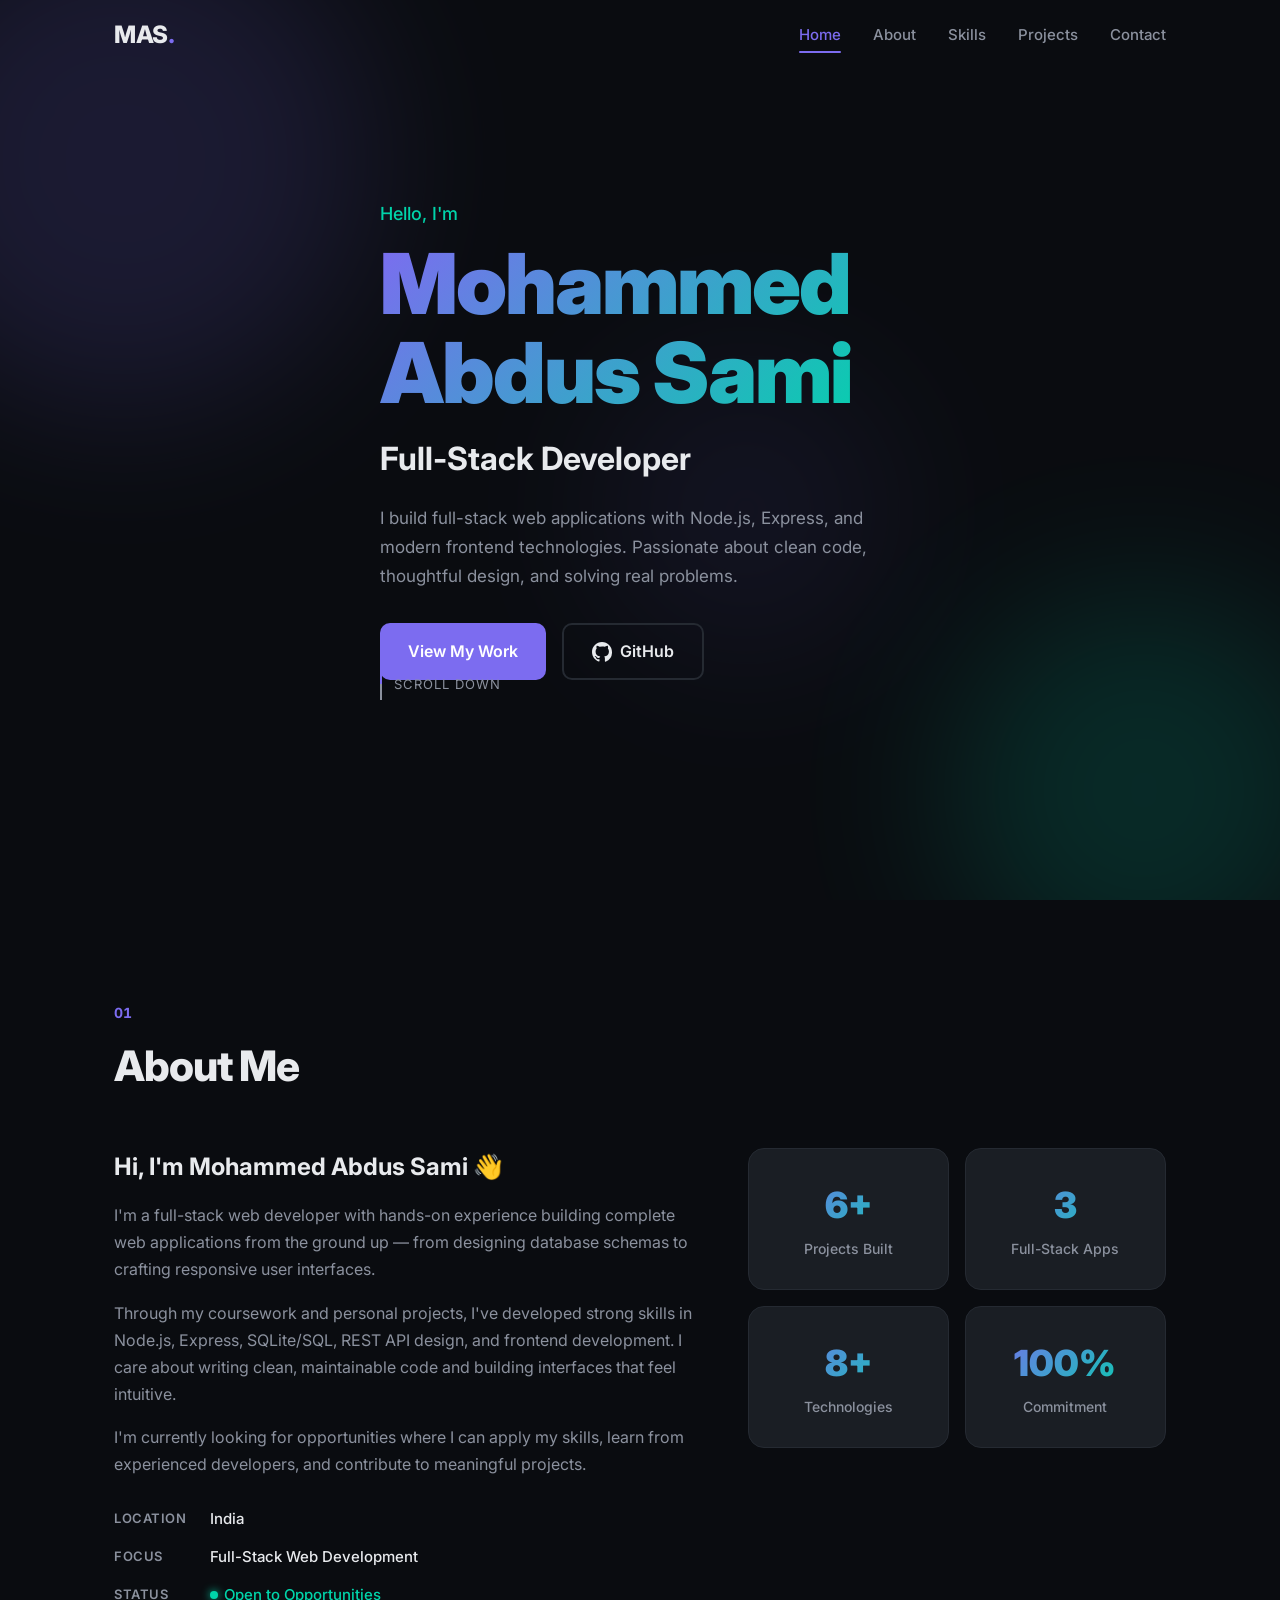
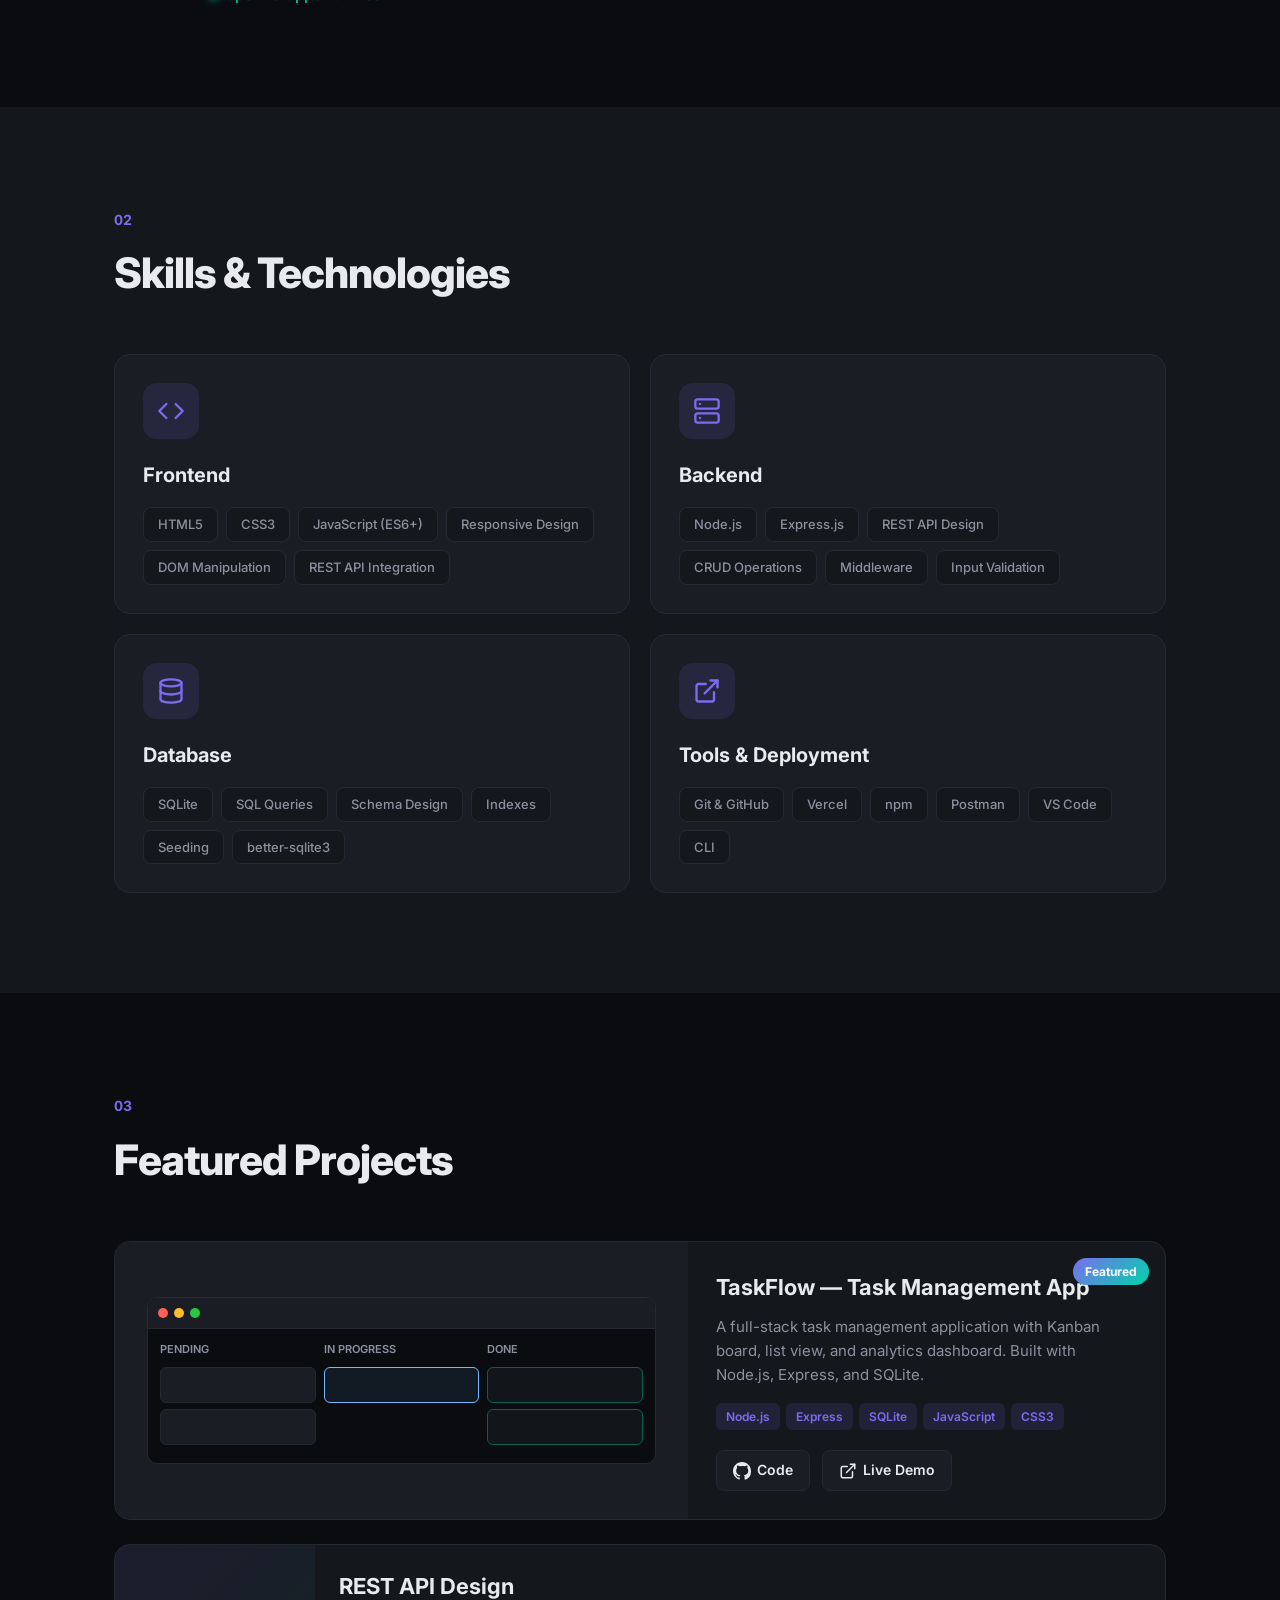
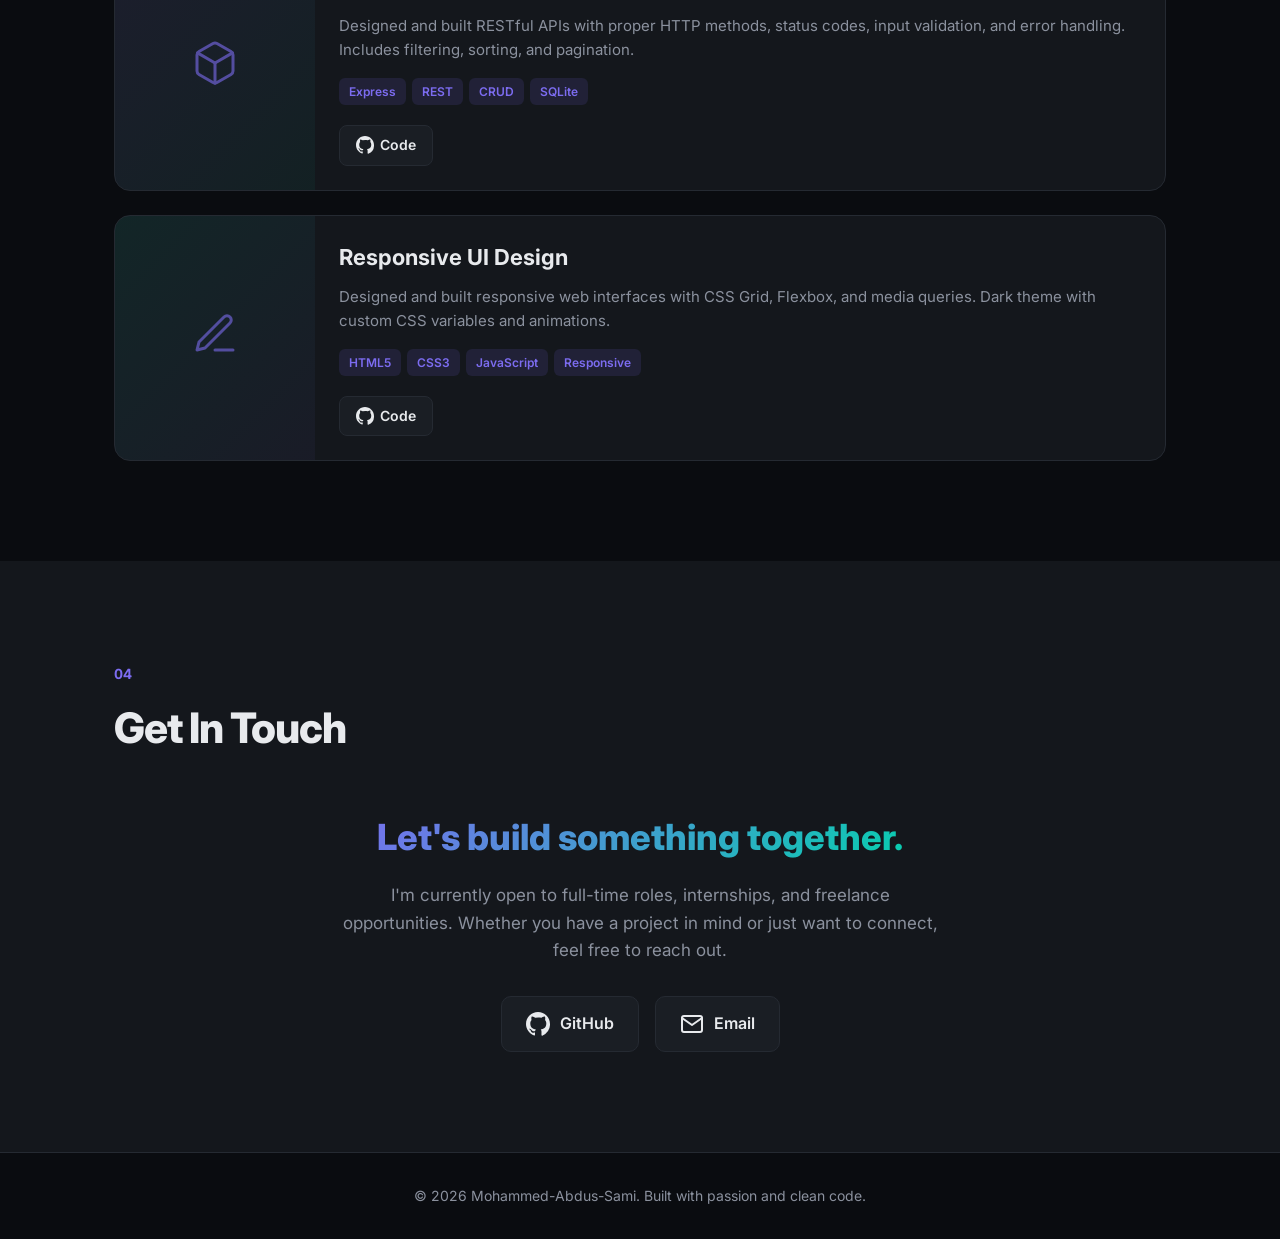
<file: docs/index.html>
<!DOCTYPE html>
<html lang="en">
<head>
  <meta charset="UTF-8" />
  <meta name="viewport" content="width=device-width, initial-scale=1.0" />
  <title>Mohammed-Abdus-Sami — Full-Stack Developer</title>
  <meta name="description" content="Full-Stack Developer specializing in Node.js, Express, and modern web technologies. View my projects and experience." />
  <link rel="preconnect" href="https://fonts.googleapis.com" />
  <link rel="preconnect" href="https://fonts.gstatic.com" crossorigin />
  <link href="https://fonts.googleapis.com/css2?family=Inter:wght@300;400;500;600;700;800;900&display=swap" rel="stylesheet" />
  <link rel="stylesheet" href="styles.css" />
</head>
<body>
  <!-- Navigation -->
  <nav class="navbar" id="navbar">
    <div class="nav-container">
      <a href="#home" class="nav-logo">MAS<span>.</span></a>
      <div class="nav-links" id="nav-links">
        <a href="#home" class="nav-link active">Home</a>
        <a href="#about" class="nav-link">About</a>
        <a href="#skills" class="nav-link">Skills</a>
        <a href="#projects" class="nav-link">Projects</a>
        <a href="#contact" class="nav-link">Contact</a>
      </div>
      <button class="nav-toggle" id="nav-toggle">
        <span></span><span></span><span></span>
      </button>
    </div>
  </nav>

  <!-- Hero -->
  <section id="home" class="hero">
    <div class="hero-bg">
      <div class="hero-orb orb-1"></div>
      <div class="hero-orb orb-2"></div>
      <div class="hero-orb orb-3"></div>
    </div>
    <div class="hero-content">
      <p class="hero-greeting">Hello, I'm</p>
      <h1 class="hero-name">Mohammed<br/>Abdus Sami</h1>
      <p class="hero-role">Full-Stack Developer</p>
      <p class="hero-desc">
        I build full-stack web applications with Node.js, Express, and modern frontend technologies.
        Passionate about clean code, thoughtful design, and solving real problems.
      </p>
      <div class="hero-actions">
        <a href="#projects" class="btn-primary">View My Work</a>
        <a href="https://github.com/Mohammed-Abdus-Sami" target="_blank" class="btn-outline">
          <svg width="20" height="20" viewBox="0 0 24 24" fill="currentColor"><path d="M12 0C5.37 0 0 5.37 0 12c0 5.31 3.435 9.795 8.205 11.385.6.105.825-.255.825-.57 0-.285-.015-1.23-.015-2.235-3.015.555-3.795-.735-4.035-1.41-.135-.345-.72-1.41-1.23-1.695-.42-.225-1.02-.78-.015-.795.945-.015 1.62.87 1.845 1.23.54.945 1.395 1.23 2.4 1.23.435 0 .825-.105 1.185-.21.105-.735.435-1.23.795-1.515-2.775-.315-5.67-1.395-5.67-6.18 0-1.365.48-2.49 1.275-3.36-.12-.315-.555-1.605.12-3.33 0 0 1.05-.33 3.45 1.275a11.85 11.85 0 0 1 3.15-.42c1.05 0 2.1.15 3.15.42 2.4-1.62 3.45-1.275 3.45-1.275.675 1.725.255 3.015.15 3.33.795.87 1.275 1.995 1.275 3.36 0 4.815-2.88 5.865-5.655 6.18.45.39.84 1.125.84 2.295 0 1.65-.015 2.985-.015 3.39 0 .315.225.69.825.57A12.02 12.02 0 0 0 24 12c0-6.63-5.37-12-12-12z"/></svg>
          GitHub
        </a>
      </div>
      <div class="hero-scroll">
        <span></span>
        <p>Scroll down</p>
      </div>
    </div>
  </section>

  <!-- About -->
  <section id="about" class="section">
    <div class="container">
      <div class="section-header">
        <span class="section-tag">01</span>
        <h2 class="section-title">About Me</h2>
      </div>
      <div class="about-grid">
        <div class="about-text">
          <h3>Hi, I'm Mohammed Abdus Sami 👋</h3>
          <p>
            I'm a full-stack web developer with hands-on experience building complete web applications
            from the ground up — from designing database schemas to crafting responsive user interfaces.
          </p>
          <p>
            Through my coursework and personal projects, I've developed strong skills in Node.js, Express,
            SQLite/SQL, REST API design, and frontend development. I care about writing clean, maintainable
            code and building interfaces that feel intuitive.
          </p>
          <p>
            I'm currently looking for opportunities where I can apply my skills, learn from experienced
            developers, and contribute to meaningful projects.
          </p>
          <div class="about-info">
            <div class="info-item">
              <span class="info-label">Location</span>
              <span class="info-value">India</span>
            </div>
            <div class="info-item">
              <span class="info-label">Focus</span>
              <span class="info-value">Full-Stack Web Development</span>
            </div>
            <div class="info-item">
              <span class="info-label">Status</span>
              <span class="info-value status-open">Open to Opportunities</span>
            </div>
          </div>
        </div>
        <div class="about-cards">
          <div class="stat-card">
            <div class="stat-number">6+</div>
            <div class="stat-label">Projects Built</div>
          </div>
          <div class="stat-card">
            <div class="stat-number">3</div>
            <div class="stat-label">Full-Stack Apps</div>
          </div>
          <div class="stat-card">
            <div class="stat-number">8+</div>
            <div class="stat-label">Technologies</div>
          </div>
          <div class="stat-card">
            <div class="stat-number">100%</div>
            <div class="stat-label">Commitment</div>
          </div>
        </div>
      </div>
    </div>
  </section>

  <!-- Skills -->
  <section id="skills" class="section section-alt">
    <div class="container">
      <div class="section-header">
        <span class="section-tag">02</span>
        <h2 class="section-title">Skills & Technologies</h2>
      </div>
      <div class="skills-grid">
        <div class="skill-category">
          <div class="skill-icon">
            <svg width="28" height="28" viewBox="0 0 24 24" fill="none" stroke="currentColor" stroke-width="2" stroke-linecap="round" stroke-linejoin="round"><polyline points="16 18 22 12 16 6"/><polyline points="8 6 2 12 8 18"/></svg>
          </div>
          <h3>Frontend</h3>
          <div class="skill-list">
            <span class="skill-tag">HTML5</span>
            <span class="skill-tag">CSS3</span>
            <span class="skill-tag">JavaScript (ES6+)</span>
            <span class="skill-tag">Responsive Design</span>
            <span class="skill-tag">DOM Manipulation</span>
            <span class="skill-tag">REST API Integration</span>
          </div>
        </div>
        <div class="skill-category">
          <div class="skill-icon">
            <svg width="28" height="28" viewBox="0 0 24 24" fill="none" stroke="currentColor" stroke-width="2" stroke-linecap="round" stroke-linejoin="round"><rect x="2" y="2" width="20" height="8" rx="2" ry="2"/><rect x="2" y="14" width="20" height="8" rx="2" ry="2"/><line x1="6" y1="6" x2="6.01" y2="6"/><line x1="6" y1="18" x2="6.01" y2="18"/></svg>
          </div>
          <h3>Backend</h3>
          <div class="skill-list">
            <span class="skill-tag">Node.js</span>
            <span class="skill-tag">Express.js</span>
            <span class="skill-tag">REST API Design</span>
            <span class="skill-tag">CRUD Operations</span>
            <span class="skill-tag">Middleware</span>
            <span class="skill-tag">Input Validation</span>
          </div>
        </div>
        <div class="skill-category">
          <div class="skill-icon">
            <svg width="28" height="28" viewBox="0 0 24 24" fill="none" stroke="currentColor" stroke-width="2" stroke-linecap="round" stroke-linejoin="round"><ellipse cx="12" cy="5" rx="9" ry="3"/><path d="M21 12c0 1.66-4 3-9 3s-9-1.34-9-3"/><path d="M3 5v14c0 1.66 4 3 9 3s9-1.34 9-3V5"/></svg>
          </div>
          <h3>Database</h3>
          <div class="skill-list">
            <span class="skill-tag">SQLite</span>
            <span class="skill-tag">SQL Queries</span>
            <span class="skill-tag">Schema Design</span>
            <span class="skill-tag">Indexes</span>
            <span class="skill-tag">Seeding</span>
            <span class="skill-tag">better-sqlite3</span>
          </div>
        </div>
        <div class="skill-category">
          <div class="skill-icon">
            <svg width="28" height="28" viewBox="0 0 24 24" fill="none" stroke="currentColor" stroke-width="2" stroke-linecap="round" stroke-linejoin="round"><path d="M18 13v6a2 2 0 0 1-2 2H5a2 2 0 0 1-2-2V8a2 2 0 0 1 2-2h6"/><polyline points="15 3 21 3 21 9"/><line x1="10" y1="14" x2="21" y2="3"/></svg>
          </div>
          <h3>Tools & Deployment</h3>
          <div class="skill-list">
            <span class="skill-tag">Git & GitHub</span>
            <span class="skill-tag">Vercel</span>
            <span class="skill-tag">npm</span>
            <span class="skill-tag">Postman</span>
            <span class="skill-tag">VS Code</span>
            <span class="skill-tag">CLI</span>
          </div>
        </div>
      </div>
    </div>
  </section>

  <!-- Projects -->
  <section id="projects" class="section">
    <div class="container">
      <div class="section-header">
        <span class="section-tag">03</span>
        <h2 class="section-title">Featured Projects</h2>
      </div>
      <div class="projects-grid">
        <!-- Project 1: TaskFlow -->
        <div class="project-card featured">
          <div class="project-badge">Featured</div>
          <div class="project-preview">
            <div class="preview-mock">
              <div class="mock-bar">
                <span></span><span></span><span></span>
              </div>
              <div class="mock-board">
                <div class="mock-col">
                  <div class="mock-col-header">Pending</div>
                  <div class="mock-card"></div>
                  <div class="mock-card"></div>
                </div>
                <div class="mock-col">
                  <div class="mock-col-header">In Progress</div>
                  <div class="mock-card active"></div>
                </div>
                <div class="mock-col">
                  <div class="mock-col-header">Done</div>
                  <div class="mock-card done"></div>
                  <div class="mock-card done"></div>
                </div>
              </div>
            </div>
          </div>
          <div class="project-body">
            <h3>TaskFlow — Task Management App</h3>
            <p>A full-stack task management application with Kanban board, list view, and analytics dashboard. Built with Node.js, Express, and SQLite.</p>
            <div class="project-stack">
              <span>Node.js</span><span>Express</span><span>SQLite</span><span>JavaScript</span><span>CSS3</span>
            </div>
            <div class="project-links">
              <a href="https://github.com/Mohammed-Abdus-Sami/taskflow" target="_blank" class="project-link">
                <svg width="18" height="18" viewBox="0 0 24 24" fill="currentColor"><path d="M12 0C5.37 0 0 5.37 0 12c0 5.31 3.435 9.795 8.205 11.385.6.105.825-.255.825-.57 0-.285-.015-1.23-.015-2.235-3.015.555-3.795-.735-4.035-1.41-.135-.345-.72-1.41-1.23-1.695-.42-.225-1.02-.78-.015-.795.945-.015 1.62.87 1.845 1.23.54.945 1.395 1.23 2.4 1.23.435 0 .825-.105 1.185-.21.105-.735.435-1.23.795-1.515-2.775-.315-5.67-1.395-5.67-6.18 0-1.365.48-2.49 1.275-3.36-.12-.315-.555-1.605.12-3.33 0 0 1.05-.33 3.45 1.275a11.85 11.85 0 0 1 3.15-.42c1.05 0 2.1.15 3.15.42 2.4-1.62 3.45-1.275 3.45-1.275.675 1.725.255 3.015.15 3.33.795.87 1.275 1.995 1.275 3.36 0 4.815-2.88 5.865-5.655 6.18.45.39.84 1.125.84 2.295 0 1.65-.015 2.985-.015 3.39 0 .315.225.69.825.57A12.02 12.02 0 0 0 24 12c0-6.63-5.37-12-12-12z"/></svg>
                Code
              </a>
              <a href="https://taskflow-two-bice.vercel.app" target="_blank" class="project-link demo-link">
                <svg width="18" height="18" viewBox="0 0 24 24" fill="none" stroke="currentColor" stroke-width="2" stroke-linecap="round" stroke-linejoin="round"><path d="M18 13v6a2 2 0 0 1-2 2H5a2 2 0 0 1-2-2V8a2 2 0 0 1 2-2h6"/><polyline points="15 3 21 3 21 9"/><line x1="10" y1="14" x2="21" y2="3"/></svg>
                Live Demo
              </a>
            </div>
          </div>
        </div>

        <!-- Project 2 -->
        <div class="project-card">
          <div class="project-preview preview-2">
            <div class="preview-icon">
              <svg width="48" height="48" viewBox="0 0 24 24" fill="none" stroke="currentColor" stroke-width="1.5" stroke-linecap="round" stroke-linejoin="round"><path d="M21 16V8a2 2 0 0 0-1-1.73l-7-4a2 2 0 0 0-2 0l-7 4A2 2 0 0 0 3 8v8a2 2 0 0 0 1 1.73l7 4a2 2 0 0 0 2 0l7-4A2 2 0 0 0 21 16z"/><polyline points="3.27 6.96 12 12.01 20.73 6.96"/><line x1="12" y1="22.08" x2="12" y2="12"/></svg>
            </div>
          </div>
          <div class="project-body">
            <h3>REST API Design</h3>
            <p>Designed and built RESTful APIs with proper HTTP methods, status codes, input validation, and error handling. Includes filtering, sorting, and pagination.</p>
            <div class="project-stack">
              <span>Express</span><span>REST</span><span>CRUD</span><span>SQLite</span>
            </div>
            <div class="project-links">
              <a href="https://github.com/Mohammed-Abdus-Sami/taskflow" target="_blank" class="project-link">
                <svg width="18" height="18" viewBox="0 0 24 24" fill="currentColor"><path d="M12 0C5.37 0 0 5.37 0 12c0 5.31 3.435 9.795 8.205 11.385.6.105.825-.255.825-.57 0-.285-.015-1.23-.015-2.235-3.015.555-3.795-.735-4.035-1.41-.135-.345-.72-1.41-1.23-1.695-.42-.225-1.02-.78-.015-.795.945-.015 1.62.87 1.845 1.23.54.945 1.395 1.23 2.4 1.23.435 0 .825-.105 1.185-.21.105-.735.435-1.23.795-1.515-2.775-.315-5.67-1.395-5.67-6.18 0-1.365.48-2.49 1.275-3.36-.12-.315-.555-1.605.12-3.33 0 0 1.05-.33 3.45 1.275a11.85 11.85 0 0 1 3.15-.42c1.05 0 2.1.15 3.15.42 2.4-1.62 3.45-1.275 3.45-1.275.675 1.725.255 3.015.15 3.33.795.87 1.275 1.995 1.275 3.36 0 4.815-2.88 5.865-5.655 6.18.45.39.84 1.125.84 2.295 0 1.65-.015 2.985-.015 3.39 0 .315.225.69.825.57A12.02 12.02 0 0 0 24 12c0-6.63-5.37-12-12-12z"/></svg>
                Code
              </a>
            </div>
          </div>
        </div>

        <!-- Project 3 -->
        <div class="project-card">
          <div class="project-preview preview-3">
            <div class="preview-icon">
              <svg width="48" height="48" viewBox="0 0 24 24" fill="none" stroke="currentColor" stroke-width="1.5" stroke-linecap="round" stroke-linejoin="round"><path d="M12 20h9"/><path d="M16.5 3.5a2.121 2.121 0 0 1 3 3L7 19l-4 1 1-4L16.5 3.5z"/></svg>
            </div>
          </div>
          <div class="project-body">
            <h3>Responsive UI Design</h3>
            <p>Designed and built responsive web interfaces with CSS Grid, Flexbox, and media queries. Dark theme with custom CSS variables and animations.</p>
            <div class="project-stack">
              <span>HTML5</span><span>CSS3</span><span>JavaScript</span><span>Responsive</span>
            </div>
            <div class="project-links">
              <a href="https://github.com/Mohammed-Abdus-Sami/taskflow" target="_blank" class="project-link">
                <svg width="18" height="18" viewBox="0 0 24 24" fill="currentColor"><path d="M12 0C5.37 0 0 5.37 0 12c0 5.31 3.435 9.795 8.205 11.385.6.105.825-.255.825-.57 0-.285-.015-1.23-.015-2.235-3.015.555-3.795-.735-4.035-1.41-.135-.345-.72-1.41-1.23-1.695-.42-.225-1.02-.78-.015-.795.945-.015 1.62.87 1.845 1.23.54.945 1.395 1.23 2.4 1.23.435 0 .825-.105 1.185-.21.105-.735.435-1.23.795-1.515-2.775-.315-5.67-1.395-5.67-6.18 0-1.365.48-2.49 1.275-3.36-.12-.315-.555-1.605.12-3.33 0 0 1.05-.33 3.45 1.275a11.85 11.85 0 0 1 3.15-.42c1.05 0 2.1.15 3.15.42 2.4-1.62 3.45-1.275 3.45-1.275.675 1.725.255 3.015.15 3.33.795.87 1.275 1.995 1.275 3.36 0 4.815-2.88 5.865-5.655 6.18.45.39.84 1.125.84 2.295 0 1.65-.015 2.985-.015 3.39 0 .315.225.69.825.57A12.02 12.02 0 0 0 24 12c0-6.63-5.37-12-12-12z"/></svg>
                Code
              </a>
            </div>
          </div>
        </div>
      </div>
    </div>
  </section>

  <!-- Contact -->
  <section id="contact" class="section section-alt">
    <div class="container">
      <div class="section-header">
        <span class="section-tag">04</span>
        <h2 class="section-title">Get In Touch</h2>
      </div>
      <div class="contact-content">
        <h3>Let's build something together.</h3>
        <p>
          I'm currently open to full-time roles, internships, and freelance opportunities.
          Whether you have a project in mind or just want to connect, feel free to reach out.
        </p>
        <div class="contact-links">
          <a href="https://github.com/Mohammed-Abdus-Sami" target="_blank" class="contact-link">
            <svg width="24" height="24" viewBox="0 0 24 24" fill="currentColor"><path d="M12 0C5.37 0 0 5.37 0 12c0 5.31 3.435 9.795 8.205 11.385.6.105.825-.255.825-.57 0-.285-.015-1.23-.015-2.235-3.015.555-3.795-.735-4.035-1.41-.135-.345-.72-1.41-1.23-1.695-.42-.225-1.02-.78-.015-.795.945-.015 1.62.87 1.845 1.23.54.945 1.395 1.23 2.4 1.23.435 0 .825-.105 1.185-.21.105-.735.435-1.23.795-1.515-2.775-.315-5.67-1.395-5.67-6.18 0-1.365.48-2.49 1.275-3.36-.12-.315-.555-1.605.12-3.33 0 0 1.05-.33 3.45 1.275a11.85 11.85 0 0 1 3.15-.42c1.05 0 2.1.15 3.15.42 2.4-1.62 3.45-1.275 3.45-1.275.675 1.725.255 3.015.15 3.33.795.87 1.275 1.995 1.275 3.36 0 4.815-2.88 5.865-5.655 6.18.45.39.84 1.125.84 2.295 0 1.65-.015 2.985-.015 3.39 0 .315.225.69.825.57A12.02 12.02 0 0 0 24 12c0-6.63-5.37-12-12-12z"/></svg>
            <span>GitHub</span>
          </a>
          <a href="mailto:mohammed.abdus.sami@example.com" class="contact-link">
            <svg width="24" height="24" viewBox="0 0 24 24" fill="none" stroke="currentColor" stroke-width="2" stroke-linecap="round" stroke-linejoin="round"><path d="M4 4h16c1.1 0 2 .9 2 2v12c0 1.1-.9 2-2 2H4c-1.1 0-2-.9-2-2V6c0-1.1.9-2 2-2z"/><polyline points="22,6 12,13 2,6"/></svg>
            <span>Email</span>
          </a>
        </div>
      </div>
    </div>
  </section>

  <!-- Footer -->
  <footer class="footer">
    <div class="container">
      <p>© 2026 Mohammed-Abdus-Sami. Built with passion and clean code.</p>
    </div>
  </footer>

  <script src="app.js"></script>
</body>
</html>
</file>
<file: docs/styles.css>
/* ===== Reset & Base ===== */
*, *::before, *::after {
  margin: 0;
  padding: 0;
  box-sizing: border-box;
}

:root {
  --bg: #0a0c10;
  --surface: #14171c;
  --surface-2: #1a1e24;
  --border: #252a32;
  --text: #e8eaed;
  --text-muted: #8b919e;
  --primary: #7c6cf0;
  --primary-hover: #6b5de0;
  --primary-light: rgba(124, 108, 240, 0.12);
  --accent: #00d4aa;
  --accent-light: rgba(0, 212, 170, 0.1);
  --gradient: linear-gradient(135deg, #7c6cf0 0%, #00d4aa 100%);
  --radius: 16px;
  --radius-sm: 10px;
  --shadow: 0 8px 32px rgba(0, 0, 0, 0.3);
  --transition: all 0.3s cubic-bezier(0.4, 0, 0.2, 1);
  --max-width: 1100px;
}

html {
  scroll-behavior: smooth;
  scroll-padding-top: 80px;
}

body {
  font-family: "Inter", -apple-system, sans-serif;
  background: var(--bg);
  color: var(--text);
  line-height: 1.6;
  overflow-x: hidden;
}

::selection {
  background: var(--primary);
  color: white;
}

::-webkit-scrollbar {
  width: 8px;
}
::-webkit-scrollbar-track {
  background: var(--bg);
}
::-webkit-scrollbar-thumb {
  background: var(--border);
  border-radius: 4px;
}
::-webkit-scrollbar-thumb:hover {
  background: var(--text-muted);
}

/* ===== Container ===== */
.container {
  max-width: var(--max-width);
  margin: 0 auto;
  padding: 0 24px;
}

/* ===== Navbar ===== */
.navbar {
  position: fixed;
  top: 0;
  left: 0;
  right: 0;
  z-index: 100;
  padding: 16px 0;
  transition: var(--transition);
}

.navbar.scrolled {
  background: rgba(10, 12, 16, 0.85);
  backdrop-filter: blur(12px);
  border-bottom: 1px solid var(--border);
  padding: 12px 0;
}

.nav-container {
  max-width: var(--max-width);
  margin: 0 auto;
  padding: 0 24px;
  display: flex;
  align-items: center;
  justify-content: space-between;
}

.nav-logo {
  font-size: 24px;
  font-weight: 800;
  color: var(--text);
  text-decoration: none;
  letter-spacing: -0.5px;
}

.nav-logo span {
  color: var(--primary);
}

.nav-links {
  display: flex;
  gap: 32px;
}

.nav-link {
  color: var(--text-muted);
  text-decoration: none;
  font-size: 15px;
  font-weight: 500;
  transition: var(--transition);
  position: relative;
}

.nav-link:hover {
  color: var(--text);
}

.nav-link.active {
  color: var(--primary);
}

.nav-link.active::after {
  content: "";
  position: absolute;
  bottom: -6px;
  left: 0;
  right: 0;
  height: 2px;
  background: var(--primary);
  border-radius: 2px;
}

.nav-toggle {
  display: none;
  flex-direction: column;
  gap: 5px;
  background: none;
  border: none;
  cursor: pointer;
  padding: 4px;
}

.nav-toggle span {
  width: 24px;
  height: 2px;
  background: var(--text);
  border-radius: 2px;
  transition: var(--transition);
}

.nav-toggle.open span:nth-child(1) {
  transform: translateY(7px) rotate(45deg);
}
.nav-toggle.open span:nth-child(2) {
  opacity: 0;
}
.nav-toggle.open span:nth-child(3) {
  transform: translateY(-7px) rotate(-45deg);
}

/* ===== Hero ===== */
.hero {
  min-height: 100vh;
  display: flex;
  align-items: center;
  justify-content: center;
  position: relative;
  overflow: hidden;
  padding: 80px 24px 40px;
}

.hero-bg {
  position: absolute;
  inset: 0;
  overflow: hidden;
  z-index: 0;
}

.hero-orb {
  position: absolute;
  border-radius: 50%;
  filter: blur(80px);
  opacity: 0.15;
  animation: float 12s ease-in-out infinite;
}

.orb-1 {
  width: 500px;
  height: 500px;
  background: var(--primary);
  top: -10%;
  left: -10%;
}

.orb-2 {
  width: 400px;
  height: 400px;
  background: var(--accent);
  bottom: -10%;
  right: -5%;
  animation-delay: -4s;
}

.orb-3 {
  width: 300px;
  height: 300px;
  background: var(--primary);
  top: 40%;
  right: 30%;
  animation-delay: -8s;
  opacity: 0.08;
}

@keyframes float {
  0%, 100% { transform: translate(0, 0) scale(1); }
  33% { transform: translate(30px, -30px) scale(1.05); }
  66% { transform: translate(-20px, 20px) scale(0.95); }
}

.hero-content {
  position: relative;
  z-index: 1;
  max-width: 680px;
  text-align: left;
}

.hero-greeting {
  font-size: 18px;
  color: var(--accent);
  font-weight: 500;
  margin-bottom: 12px;
  opacity: 0;
  animation: fadeUp 0.8s 0.1s ease forwards;
}

.hero-name {
  font-size: clamp(44px, 8vw, 84px);
  font-weight: 900;
  line-height: 1.05;
  letter-spacing: -2px;
  margin-bottom: 16px;
  opacity: 0;
  animation: fadeUp 0.8s 0.2s ease forwards;
  background: var(--gradient);
  -webkit-background-clip: text;
  -webkit-text-fill-color: transparent;
  background-clip: text;
}

.hero-role {
  font-size: clamp(22px, 4vw, 32px);
  font-weight: 700;
  color: var(--text);
  margin-bottom: 20px;
  opacity: 0;
  animation: fadeUp 0.8s 0.3s ease forwards;
}

.hero-desc {
  font-size: 17px;
  color: var(--text-muted);
  max-width: 520px;
  line-height: 1.7;
  margin-bottom: 32px;
  opacity: 0;
  animation: fadeUp 0.8s 0.4s ease forwards;
}

.hero-actions {
  display: flex;
  gap: 16px;
  margin-bottom: 60px;
  opacity: 0;
  animation: fadeUp 0.8s 0.5s ease forwards;
}

@keyframes fadeUp {
  from { opacity: 0; transform: translateY(20px); }
  to { opacity: 1; transform: translateY(0); }
}

/* ===== Buttons ===== */
.btn-primary {
  display: inline-flex;
  align-items: center;
  gap: 8px;
  padding: 14px 28px;
  background: var(--primary);
  color: white;
  text-decoration: none;
  border-radius: var(--radius-sm);
  font-size: 16px;
  font-weight: 600;
  transition: var(--transition);
  border: none;
  cursor: pointer;
}

.btn-primary:hover {
  background: var(--primary-hover);
  transform: translateY(-2px);
  box-shadow: 0 8px 24px rgba(124, 108, 240, 0.3);
}

.btn-outline {
  display: inline-flex;
  align-items: center;
  gap: 8px;
  padding: 14px 28px;
  background: transparent;
  color: var(--text);
  text-decoration: none;
  border: 2px solid var(--border);
  border-radius: var(--radius-sm);
  font-size: 16px;
  font-weight: 600;
  transition: var(--transition);
}

.btn-outline:hover {
  border-color: var(--primary);
  color: var(--primary);
  transform: translateY(-2px);
}

/* Hero scroll indicator */
.hero-scroll {
  position: absolute;
  bottom: 40px;
  left: 0;
  display: flex;
  align-items: center;
  gap: 12px;
  opacity: 0;
  animation: fadeUp 0.8s 0.7s ease forwards;
}

.hero-scroll span {
  width: 2px;
  height: 32px;
  background: var(--text-muted);
  position: relative;
  overflow: hidden;
}

.hero-scroll span::after {
  content: "";
  position: absolute;
  top: 0;
  left: 0;
  right: 0;
  height: 50%;
  background: var(--primary);
  animation: scrollDown 2s ease-in-out infinite;
}

@keyframes scrollDown {
  0% { top: -50%; }
  100% { top: 100%; }
}

.hero-scroll p {
  font-size: 13px;
  color: var(--text-muted);
  letter-spacing: 1px;
  text-transform: uppercase;
}

/* ===== Sections ===== */
.section {
  padding: 100px 0;
  position: relative;
}

.section-alt {
  background: var(--surface);
}

.section-header {
  margin-bottom: 48px;
}

.section-tag {
  display: inline-block;
  font-size: 14px;
  font-weight: 700;
  color: var(--primary);
  margin-bottom: 8px;
  font-variant-numeric: tabular-nums;
}

.section-title {
  font-size: clamp(28px, 5vw, 42px);
  font-weight: 800;
  letter-spacing: -1px;
}

/* ===== About ===== */
.about-grid {
  display: grid;
  grid-template-columns: 1.4fr 1fr;
  gap: 48px;
  align-items: start;
}

.about-text h3 {
  font-size: 24px;
  font-weight: 700;
  margin-bottom: 16px;
}

.about-text p {
  color: var(--text-muted);
  margin-bottom: 16px;
  font-size: 16px;
  line-height: 1.7;
}

.about-info {
  margin-top: 28px;
  display: flex;
  flex-direction: column;
  gap: 14px;
}

.info-item {
  display: flex;
  align-items: center;
  gap: 16px;
}

.info-label {
  width: 80px;
  font-size: 13px;
  color: var(--text-muted);
  text-transform: uppercase;
  letter-spacing: 0.5px;
  font-weight: 600;
}

.info-value {
  font-size: 15px;
  font-weight: 500;
  color: var(--text);
}

.status-open {
  color: var(--accent);
  display: inline-flex;
  align-items: center;
  gap: 6px;
}

.status-open::before {
  content: "";
  width: 8px;
  height: 8px;
  border-radius: 50%;
  background: var(--accent);
  box-shadow: 0 0 8px var(--accent);
  animation: pulse 2s ease-in-out infinite;
}

@keyframes pulse {
  0%, 100% { opacity: 1; }
  50% { opacity: 0.5; }
}

.about-cards {
  display: grid;
  grid-template-columns: 1fr 1fr;
  gap: 16px;
}

.stat-card {
  background: var(--surface-2);
  border: 1px solid var(--border);
  border-radius: var(--radius);
  padding: 28px 20px;
  text-align: center;
  transition: var(--transition);
}

.stat-card:hover {
  border-color: var(--primary);
  transform: translateY(-4px);
}

.stat-number {
  font-size: 36px;
  font-weight: 900;
  background: var(--gradient);
  -webkit-background-clip: text;
  -webkit-text-fill-color: transparent;
  background-clip: text;
  margin-bottom: 4px;
}

.stat-label {
  font-size: 14px;
  color: var(--text-muted);
  font-weight: 500;
}

/* ===== Skills ===== */
.skills-grid {
  display: grid;
  grid-template-columns: repeat(2, 1fr);
  gap: 20px;
}

.skill-category {
  background: var(--surface-2);
  border: 1px solid var(--border);
  border-radius: var(--radius);
  padding: 28px;
  transition: var(--transition);
}

.skill-category:hover {
  border-color: var(--primary);
  transform: translateY(-4px);
}

.skill-icon {
  width: 56px;
  height: 56px;
  border-radius: 14px;
  background: var(--primary-light);
  color: var(--primary);
  display: flex;
  align-items: center;
  justify-content: center;
  margin-bottom: 20px;
}

.skill-category h3 {
  font-size: 20px;
  font-weight: 700;
  margin-bottom: 16px;
}

.skill-list {
  display: flex;
  flex-wrap: wrap;
  gap: 8px;
}

.skill-tag {
  padding: 6px 14px;
  background: var(--surface);
  border: 1px solid var(--border);
  border-radius: 8px;
  font-size: 13px;
  font-weight: 500;
  color: var(--text-muted);
  transition: var(--transition);
}

.skill-category:hover .skill-tag {
  border-color: var(--primary-light);
  color: var(--text);
}

/* ===== Projects ===== */
.projects-grid {
  display: grid;
  grid-template-columns: 1fr;
  gap: 24px;
}

.project-card {
  background: var(--surface);
  border: 1px solid var(--border);
  border-radius: var(--radius);
  overflow: hidden;
  transition: var(--transition);
  position: relative;
}

.project-card:hover {
  border-color: var(--primary);
  transform: translateY(-4px);
  box-shadow: var(--shadow);
}

.project-card.featured {
  display: grid;
  grid-template-columns: 1.2fr 1fr;
}

.project-badge {
  position: absolute;
  top: 16px;
  right: 16px;
  z-index: 2;
  background: var(--gradient);
  color: white;
  padding: 4px 12px;
  border-radius: 100px;
  font-size: 12px;
  font-weight: 700;
}

.project-preview {
  background: var(--surface-2);
  display: flex;
  align-items: center;
  justify-content: center;
  min-height: 200px;
  padding: 32px;
}

.preview-2 {
  background: linear-gradient(135deg, rgba(124, 108, 240, 0.08), rgba(0, 212, 170, 0.05));
}

.preview-3 {
  background: linear-gradient(135deg, rgba(0, 212, 170, 0.08), rgba(124, 108, 240, 0.05));
}

.preview-icon {
  color: var(--primary);
  opacity: 0.6;
}

/* Mock UI for TaskFlow preview */
.preview-mock {
  width: 100%;
  background: var(--bg);
  border-radius: 10px;
  overflow: hidden;
  border: 1px solid var(--border);
}

.mock-bar {
  display: flex;
  gap: 6px;
  padding: 10px;
  background: var(--surface-2);
  border-bottom: 1px solid var(--border);
}

.mock-bar span {
  width: 10px;
  height: 10px;
  border-radius: 50%;
  background: var(--border);
}

.mock-bar span:nth-child(1) { background: #ff5f57; }
.mock-bar span:nth-child(2) { background: #febc2e; }
.mock-bar span:nth-child(3) { background: #28c840; }

.mock-board {
  display: grid;
  grid-template-columns: repeat(3, 1fr);
  gap: 8px;
  padding: 12px;
}

.mock-col-header {
  font-size: 11px;
  font-weight: 600;
  color: var(--text-muted);
  text-transform: uppercase;
  margin-bottom: 8px;
}

.mock-card {
  height: 36px;
  background: var(--surface-2);
  border-radius: 6px;
  margin-bottom: 6px;
  border: 1px solid var(--border);
}

.mock-card.active {
  border-color: #74b9ff;
  background: rgba(116, 185, 255, 0.08);
}

.mock-card.done {
  opacity: 0.5;
  border-color: #00b894;
}

.project-body {
  padding: 28px;
}

.project-body h3 {
  font-size: 22px;
  font-weight: 700;
  margin-bottom: 10px;
}

.project-body > p {
  color: var(--text-muted);
  font-size: 15px;
  margin-bottom: 16px;
  line-height: 1.6;
}

.project-stack {
  display: flex;
  flex-wrap: wrap;
  gap: 6px;
  margin-bottom: 20px;
}

.project-stack span {
  padding: 4px 10px;
  background: var(--primary-light);
  color: var(--primary);
  border-radius: 6px;
  font-size: 12px;
  font-weight: 600;
}

.project-links {
  display: flex;
  gap: 12px;
}

.project-link {
  display: inline-flex;
  align-items: center;
  gap: 6px;
  padding: 8px 16px;
  background: var(--surface-2);
  border: 1px solid var(--border);
  border-radius: 8px;
  color: var(--text);
  text-decoration: none;
  font-size: 14px;
  font-weight: 600;
  transition: var(--transition);
}

.project-link:hover {
  border-color: var(--primary);
  color: var(--primary);
}

.demo-link:hover {
  border-color: var(--accent);
  color: var(--accent);
}

/* Non-featured projects grid */
.projects-grid > .project-card:not(.featured) {
  display: grid;
  grid-template-columns: 200px 1fr;
}

.projects-grid > .project-card:not(.featured) .project-body {
  padding: 24px;
}

/* ===== Contact ===== */
.contact-content {
  text-align: center;
  max-width: 600px;
  margin: 0 auto;
}

.contact-content h3 {
  font-size: clamp(24px, 4vw, 36px);
  font-weight: 800;
  margin-bottom: 16px;
  background: var(--gradient);
  -webkit-background-clip: text;
  -webkit-text-fill-color: transparent;
  background-clip: text;
}

.contact-content > p {
  color: var(--text-muted);
  font-size: 17px;
  margin-bottom: 32px;
  line-height: 1.6;
}

.contact-links {
  display: flex;
  justify-content: center;
  gap: 16px;
  flex-wrap: wrap;
}

.contact-link {
  display: inline-flex;
  align-items: center;
  gap: 10px;
  padding: 14px 24px;
  background: var(--surface-2);
  border: 1px solid var(--border);
  border-radius: var(--radius-sm);
  color: var(--text);
  text-decoration: none;
  font-size: 16px;
  font-weight: 600;
  transition: var(--transition);
}

.contact-link:hover {
  border-color: var(--primary);
  color: var(--primary);
  transform: translateY(-2px);
}

/* ===== Footer ===== */
.footer {
  padding: 32px 0;
  border-top: 1px solid var(--border);
  text-align: center;
}

.footer p {
  color: var(--text-muted);
  font-size: 14px;
}

/* ===== Animations (scroll reveal) ===== */
.reveal {
  opacity: 0;
  transform: translateY(30px);
  transition: opacity 0.6s ease, transform 0.6s ease;
}

.reveal.visible {
  opacity: 1;
  transform: translateY(0);
}

/* ===== Responsive ===== */
@media (max-width: 768px) {
  .nav-links {
    position: fixed;
    top: 64px;
    left: 0;
    right: 0;
    background: var(--surface);
    border-bottom: 1px solid var(--border);
    flex-direction: column;
    padding: 20px 24px;
    gap: 16px;
    transform: translateY(-200%);
    transition: transform 0.3s ease;
    z-index: 99;
  }

  .nav-links.open {
    transform: translateY(0);
  }

  .nav-toggle {
    display: flex;
  }

  .about-grid {
    grid-template-columns: 1fr;
    gap: 32px;
  }

  .skills-grid {
    grid-template-columns: 1fr;
  }

  .project-card.featured {
    grid-template-columns: 1fr;
  }

  .projects-grid > .project-card:not(.featured) {
    grid-template-columns: 1fr;
  }

  .hero-content {
    text-align: left;
  }

  .hero-actions {
    flex-direction: column;
  }

  .hero-scroll {
    display: none;
  }

  .about-cards {
    grid-template-columns: 1fr 1fr;
  }
}

@media (max-width: 480px) {
  .section {
    padding: 64px 0;
  }

  .about-cards {
    grid-template-columns: 1fr;
  }
}
</file>
